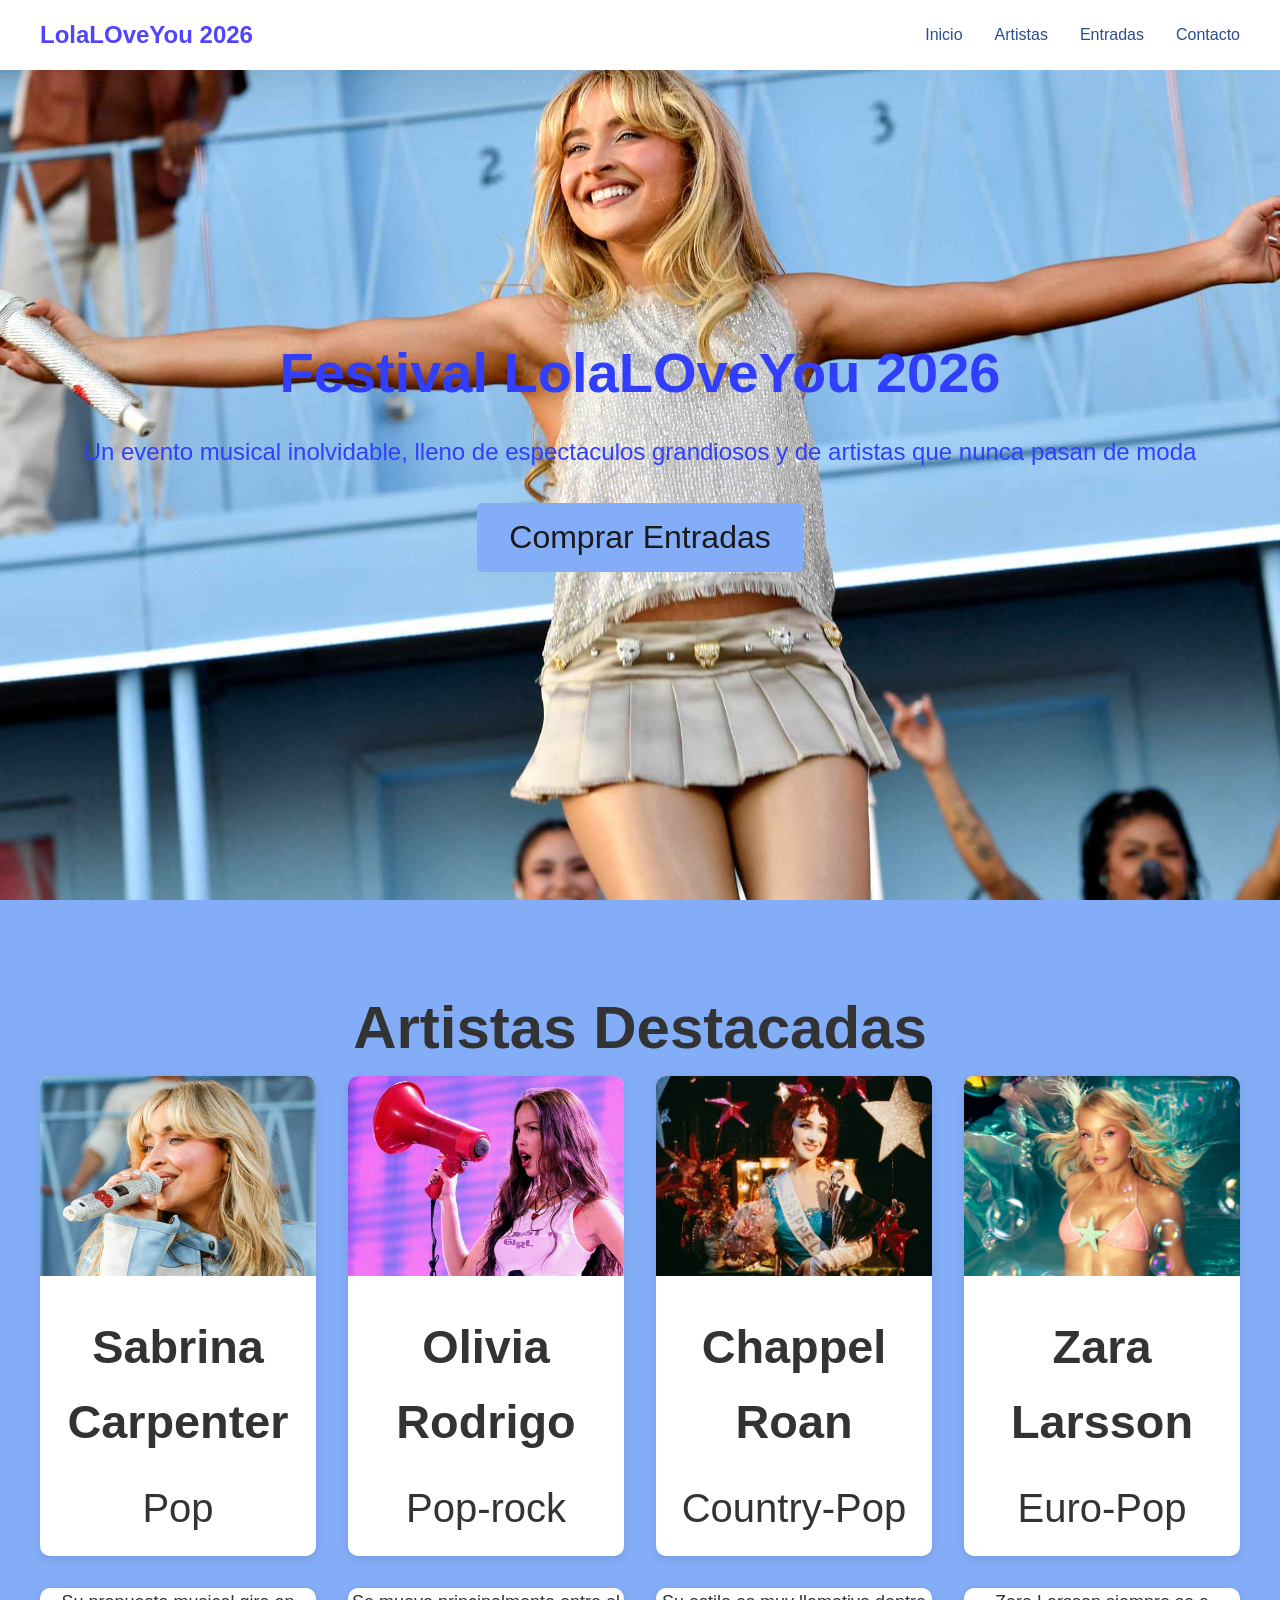
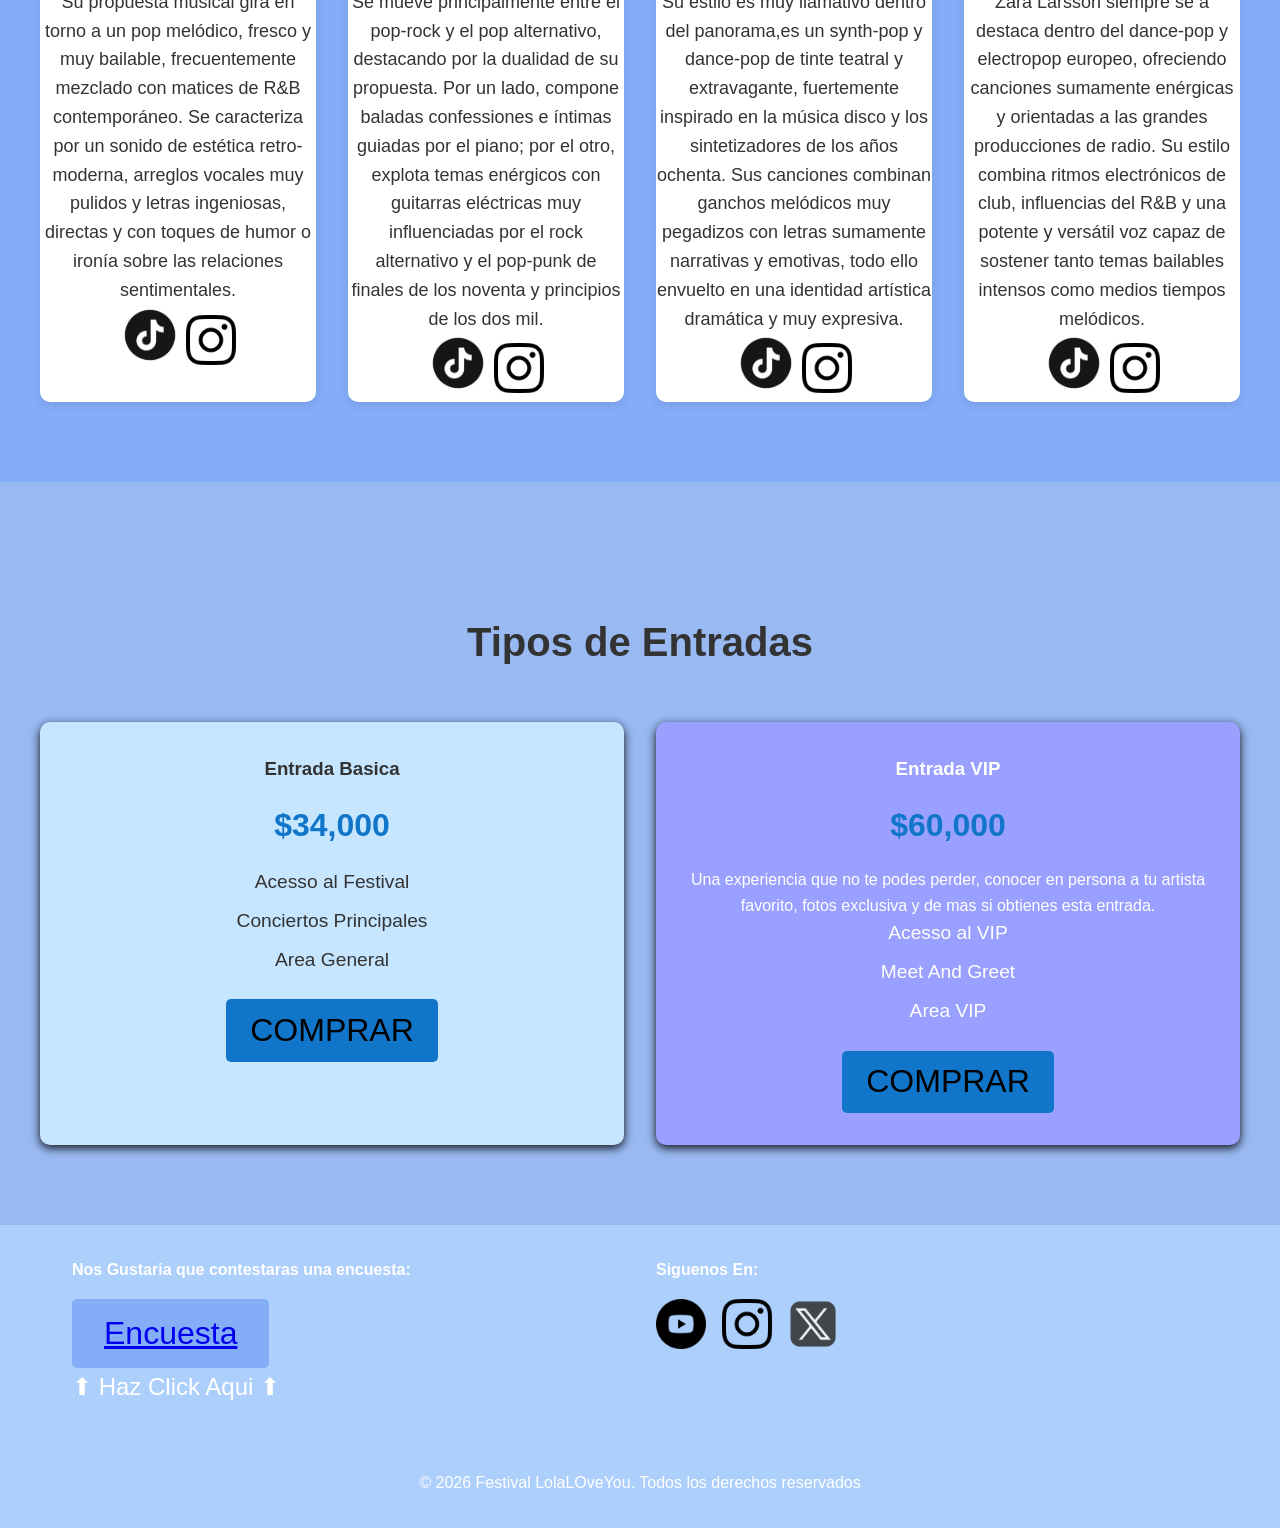
<file: index.html>
<!DOCTYPE html>
<html lang="en">
<head>
    <meta charset="UTF-8">
    <meta name="viewport" content="width=device-width, initial-scale=1.0">
    <title>Proyecto_9_Rocha_Pedro</title>
    <link rel="stylesheet" href="style.css">
    <link rel="shortcut icon" href="img/icono-estrella.png" type="image/x-icon">
</head>
<body>

    <header>
        <nav>
            <div class="logo">LolaLOveYou 2026</div>
            <ul>
                <li><a href="#hero">Inicio</a></li>
                <li><a href="#artistas">Artistas</a></li>
                <li><a href="#entradas">Entradas</a></li>
                <li><a href="#contacto">Contacto</a></li>
            </ul>
        </nav>
    </header>

    <main>
        <section id="hero">
            <h1>Festival LolaLOveYou 2026</h1>
            <p>Un evento musical inolvidable, lleno de espectaculos grandiosos y de artistas que nunca pasan de moda</p>
            <button class="cta-button" ><a href="#entradas" class="o">Comprar Entradas</a></button>
        </section>

        <section id="artistas">
            <h2>Artistas Destacadas</h2>
            <div class="artistas-grid">
                <div class="artistas-card">
                    <img src="img/sabrina-teases-coachella.webp" alt="artistas 1">
                    <h3>Sabrina Carpenter</h3>
                    <p>Pop</p>
                </div>

                <div class="artistas-card">
                    <img src="img/oli.jpg" alt="artistas 1">
                    <h3>Olivia Rodrigo</h3>
                    <p>Pop-rock</p>
                </div>

                <div class="artistas-card">
                    <img src="img/RyanClemens-ChappellRoan-1.webp" alt="artistas 1">
                    <h3>Chappel Roan</h3>
                    <p>Country-Pop</p>
                </div>

                <div class="artistas-card">
                    <img src="img/Zarra.jpg" alt="artistas 1">
                    <h3>Zara Larsson</h3>
                    <p>Euro-Pop</p>
                </div>

                <div class="lll">
                    <p>Su propuesta musical gira en torno a un pop melódico, fresco y muy bailable, frecuentemente mezclado con matices de R&B contemporáneo. Se caracteriza por un sonido de estética retro-moderna, arreglos vocales muy pulidos y letras ingeniosas, directas y con toques de humor o ironía sobre las relaciones sentimentales.</p>
                    <a href="https://www.tiktok.com/@sabrinacarpenter?_r=1&_t=ZS-9BfXFnV9JOa" target="_blank"><img src="img/tik.jpg" alt="#" height="60px" class="col" ></a>
                    <a href="https://www.instagram.com/sabrinacarpenter?avpt=MTYwNmRvZjJnYXVlZA==" target="_blank"><img src="img/instagram.png" alt="#" height="50px" class="col" ></a>
                </div>

                <div class="lll">
                    <p>Se mueve principalmente entre el pop-rock y el pop alternativo, destacando por la dualidad de su propuesta. Por un lado, compone baladas confessiones e íntimas guiadas por el piano; por el otro, explota temas enérgicos con guitarras eléctricas muy influenciadas por el rock alternativo y el pop-punk de finales de los noventa y principios de los dos mil.</p>
                    <a href="https://www.tiktok.com/@livbedumb?_r=1&_t=ZS-9BfY7zgwb6G" target="_blank"><img src="img/tik.jpg" alt="#" height="60px" class="col" ></a>
                    <a href="https://www.instagram.com/sabrinacarpenter?avpt=MTYwNmRvZjJnYXVlZA==" target="_blank"><img src="img/instagram.png" alt="#" height="50px" class="col" ></a>
                </div>

                <div class="lll">
                    <p>Su estilo es muy llamativo dentro del panorama,es un synth-pop y dance-pop de tinte teatral y extravagante, fuertemente inspirado en la música disco y los sintetizadores de los años ochenta. Sus canciones combinan ganchos melódicos muy pegadizos con letras sumamente narrativas y emotivas, todo ello envuelto en una identidad artística dramática y muy expresiva.</p>
                    <a href="https://www.tiktok.com/@chappellroan?_r=1&_t=ZS-9BfYMMdGS3u" target="_blank"><img src="img/tik.jpg" alt="#" height="60px" class="col" ></a>
                    <a href="https://www.instagram.com/sabrinacarpenter?avpt=MTYwNmRvZjJnYXVlZA==" target="_blank"><img src="img/instagram.png" alt="#" height="50px" class="col" ></a>
                </div>

                <div class="lll">
                    <p>Zara Larsson siempre se a destaca dentro del dance-pop y electropop europeo, ofreciendo canciones sumamente enérgicas y orientadas a las grandes producciones de radio. Su estilo combina ritmos electrónicos de club, influencias del R&B y una potente y versátil voz capaz de sostener tanto temas bailables intensos como medios tiempos melódicos.</p>
                    <a href="https://www.tiktok.com/@zaralarsson?_r=1&_t=ZS-9BfYNE0MfKx" target="_blank"><img src="img/tik.jpg" alt="#" height="60px" class="col" ></a>
                    <a href="https://www.instagram.com/sabrinacarpenter?avpt=MTYwNmRvZjJnYXVlZA==" target="_blank"><img src="img/instagram.png" alt="#" height="50px" class="col" ></a>
                </div>


            </div>

            
            
        </section>

        <section id="entradas">
            <h2>Tipos de Entradas</h2>
            <div class="entradas-grid">
                <div class="entrada-card">
                    <h3>Entrada Basica</h3>
                    <p class="precio">$34,000</p>
                    <ul>
                        <li>Acesso al Festival</li>
                        <li>Conciertos Principales</li>
                        <li>Area General</li>
                    </ul>
                    <button>COMPRAR</button>
                </div>

                <div class="entrada-card destacada">
                    <h3>Entrada VIP</h3>
                    <p class="precio">$60,000</p>
                    <p>Una experiencia que no te podes perder, conocer en persona a tu artista favorito, fotos exclusiva y de
                            mas si obtienes esta entrada.</p>
                    <ul>
                        <li>Acesso al VIP</li>
                        <li>Meet And Greet</li>
                        <li>Area VIP</li>
                    </ul>
                    <button>COMPRAR</button>
                </div>
            </div>
        </section>
    </main>

    <footer id="contacto">
        <div class="footer-content">
            <div class="footer-section">
                <h4>Nos Gustaria que contestaras una encuesta:</h4>
                <button class="cta-button"><a href="index2.html" target="_blank">Encuesta</a></button>
                <p class="mmm">⬆  Haz Click Aqui ⬆ </p>
            </div>

            <div class="footer-section">
                <h4>Siguenos En:</h4>
                <div class="social-links">
                    <a href="https://youtube.com/@zaralarssonofficial?si=O0eOLVRcrdD3xzZI" target="_blank"><img src="img/youtube.png" alt="#" height="50px" class="col" ></a>
                    <a href="https://www.instagram.com/sabrinacarpenter?avpt=MTYwNmRvZjJnYXVlZA==" target="_blank"><img src="img/instagram.png" alt="#" height="50px" class="col" ></a>
                    <a href="https://x.com/oliviarodrigo?s=11" target="_blank"><img src="img/logotipos.png" alt="#" height="50px" class="col" ></a>
                </div>
            </div>
        </div>
        <div class="footer-bottom">
            <p>&copy; 2026 Festival LolaLOveYou. Todos los derechos reservados</p>
        </div>
    </footer>
    
</body>
</html>
</file>
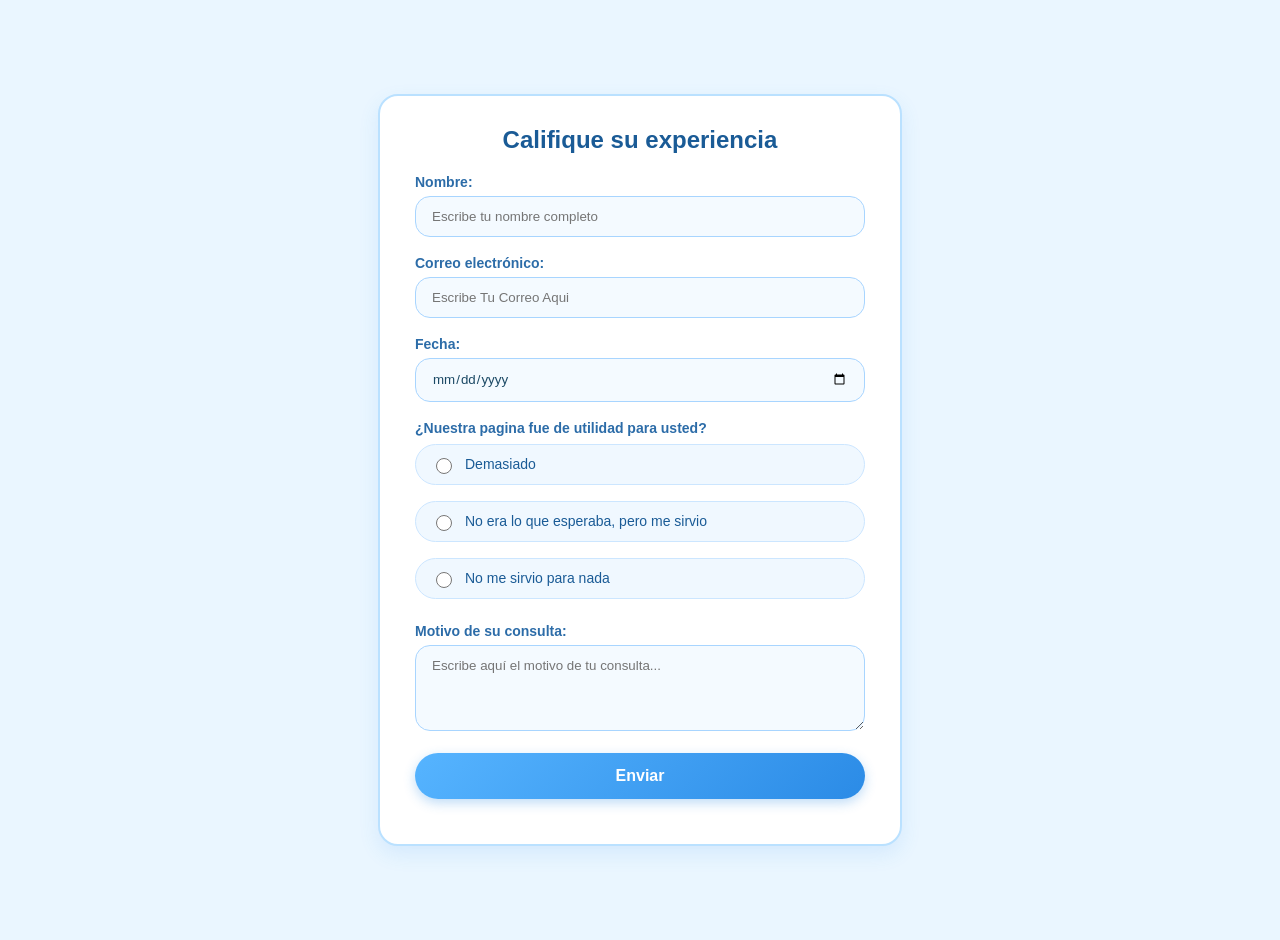
<file: index2.html>
<!DOCTYPE html>
<html lang="es">
<head>
  <meta charset="UTF-8">
  <meta name="viewport" content="width=device-width, initial-scale=1.0">
  <title>Proyecto_9_Rocha_Pedro</title>
  <link rel="shortcut icon" href="img/icono-estrella.png" type="image/x-icon">
  <style>
    /* Fondo general en azul cielo muy suave */
    body {
      font-family: 'Segoe UI', Tahoma, Geneva, Verdana, sans-serif;
      background-color: #eaf6ff;
      display: flex;
      justify-content: center;
      align-items: center;
      min-height: 100vh;
      margin: 0;
      padding: 20px;
    }

    /* Tarjeta del formulario en blanco con borde azul claro */
    .contenedor-formulario {
      background: #ffffff;
      padding: 30px 35px;
      border-radius: 20px;
      border: 2px solid #bae1ff;
      box-shadow: 0 8px 20px rgba(56, 152, 236, 0.12);
      width: 100%;
      max-width: 450px;
    }

    h2 {
      margin-top: 0;
      color: #1a5b96;
      text-align: center;
      font-size: 24px;
      margin-bottom: 20px;
    }

    .campo {
      margin-bottom: 18px;
    }

    label {
      display: block;
      margin-bottom: 6px;
      font-weight: 600;
      color: #2c6ca8;
      font-size: 14px;
    }

    /* Campos de texto redondeados en tonos azul claro */
    input[type="text"],
    input[type="email"],
    input[type="date"],
    textarea {
      width: 100%;
      padding: 12px 16px;
      background-color: #f4faff;
      border: 1.5px solid #a8d5ff;
      border-radius: 15px;
      box-sizing: border-box;
      font-family: inherit;
      color: #1b4965;
      transition: all 0.3s ease;
    }

    /* Efecto al hacer clic en los campos */
    input:focus,
    textarea:focus {
      outline: none;
      background-color: #ffffff;
      border-color: #3898ec;
      box-shadow: 0 0 0 3px rgba(56, 152, 236, 0.2);
    }

    /* Contenedor de opciones radio */
    .opciones-radio {
      display: flex;
      flex-direction: column;
      gap: 10px;
      margin-top: 8px;
    }

    /* Botones radio estilizados como etiquetas redondeadas */
    .opciones-radio label {
      font-weight: 500;
      display: flex;
      align-items: center;
      gap: 10px;
      cursor: pointer;
      background-color: #f0f8ff;
      padding: 10px 15px;
      border-radius: 50px; /* Completamente redondeado */
      border: 1px solid #cce6ff;
      color: #1a5b96;
      transition: background-color 0.2s, border-color 0.2s;
    }

    .opciones-radio label:hover {
      background-color: #dcf0ff;
      border-color: #7cc0ff;
    }

    input[type="radio"] {
      accent-color: #2b8be6;
      width: 16px;
      height: 16px;
      cursor: pointer;
    }

    /* Botón principal completamente redondeado en azul claro vibrante */
    .btn-3 {
      width: 100%;
      padding: 14px;
      background: linear-gradient(135deg, #56b4ff, #2b8be6);
      color: white;
      border: none;
      border-radius: 50px; /* Forma de píldora redondeada */
      font-size: 16px;
      font-weight: bold;
      cursor: pointer;
      box-shadow: 0 4px 12px rgba(43, 139, 230, 0.3);
      transition: transform 0.2s, box-shadow 0.2s, background 0.3s;
    }

    .btn-3:hover {
      background: linear-gradient(135deg, #42a5f5, #1e78d6);
      transform: translateY(-2px);
      box-shadow: 0 6px 15px rgba(43, 139, 230, 0.4);
    }

    .btn-3:active {
      transform: translateY(0);
    }

    #mensaje-estado {
      margin-top: 15px;
      text-align: center;
      font-weight: 600;
      font-size: 14px;
    }
  </style>
</head>
<body>

  <div class="contenedor-formulario">
    <h2>Califique su experiencia</h2>
    
    <!-- Tu formulario con la URL de Formspree -->
    <form id="formulario-satisfaccion" action="https://formspree.io/f/xbgojgqe" method="POST">
      
      <!-- Nombre -->
      <div class="campo">
        <label for="nombre">Nombre:</label>
        <input type="text" id="nombre" name="nombre" placeholder="Escribe tu nombre completo" required>
      </div>

      <!-- Correo Electrónico -->
      <div class="campo">
        <label for="email">Correo electrónico:</label>
        <input type="email" id="email" name="email" placeholder="Escribe Tu Correo Aqui" required>
      </div>

      <!-- Fecha -->
      <div class="campo">
        <label for="fecha">Fecha:</label>
        <input type="date" id="fecha" name="fecha" required>
      </div>

      <!-- Botones Radio (Satisfacción) -->
      <div class="campo">
        <label>¿Nuestra pagina fue de utilidad para usted?</label>
        <div class="opciones-radio">
          <label>
            <input type="radio" name="satisfaccion" value="Muy satisfecho" required>
            Demasiado 
          </label>
          <label>
            <input type="radio" name="satisfaccion" value="Satisfecho">
            No era lo que esperaba, pero me sirvio
          </label>
          <label>
            <input type="radio" name="satisfaccion" value="Insatisfecho">
            No me sirvio para nada
          </label>
        </div>
      </div>

      <!-- Caja de mensajes -->
      <div class="campo">
        <label for="mensaje">Motivo de su consulta:</label>
        <textarea id="mensaje" name="mensaje" rows="4" placeholder="Escribe aquí el motivo de tu consulta..." required></textarea>
      </div>

      <!-- Botón de envío -->
      <button type="submit" class="btn-3" value="Enviar">Enviar</button>

      <!-- Mensaje de confirmación -->
      <p id="mensaje-estado"></p>
    </form>
  </div>

  <!-- Script para enviar el formulario y borrar todos los campos automáticamente -->
  <script>
    const form = document.getElementById("formulario-satisfaccion");
    const estado = document.getElementById("mensaje-estado");

    form.addEventListener("submit", async function(event) {
      event.preventDefault(); 
      
      const datos = new FormData(form);
      estado.style.color = "#2c6ca8";
      estado.textContent = "Enviando respuesta...";

      try {
        const respuesta = await fetch(form.action, {
          method: form.method,
          body: datos,
          headers: {
            'Accept': 'application/json'
          }
        });

        if (respuesta.ok) {
          estado.style.color = "#0d8a55";
          estado.textContent = "¡Gracias! Tu calificación ha sido enviada.";
          form.reset(); // Borra todos los campos automáticamente
        } else {
          estado.style.color = "#d9383a";
          estado.textContent = "Hubo un problema al enviar el formulario. Intenta de nuevo.";
        }
      } catch (error) {
        estado.style.color = "#d9383a";
        estado.textContent = "Error de conexión. Verifica tu internet.";
      }
    });
  </script>

</body>
</html>
</file>
<file: style.css>
*{
    margin: 0;
    padding: 0;
    box-sizing: border-box;
}

html{
    scroll-behavior: smooth;
}

body{
    font-family: 'Segoe UI', Tahoma, Geneva, Verdana, sans-serif;
    line-height: 1.6;
    color: #333;
    background-color: #99b9f3;
    font-family: 'Gill Sans', 'Gill Sans MT', Calibri, 'Trebuchet MS', sans-serif;
}

header{
    background-color: #ffffff;
    padding: 1rem 2rem;
    position: fixed;
    width: 100%;
    top: 0;
    z-index: 1000;
}

nav{
    display: flex;
    justify-content: space-between;
    align-items: center;
    max-width: 1200px;
    margin: 0 auto;
}

.logo{
    color: rgb(80, 68, 255);
    font-size: 1.5rem;
    font-weight: bold;
}

nav ul{
    display: flex;
    list-style: none;
    gap: 2rem;
}

nav a{
    color:rgb(43, 77, 141);
    text-decoration: none;
    transition: color .3s ease;
}

nav a:hover{
    color: #84adf8;
}

#hero{
    height: 100vh;
    background-image: url('img/las.jpg');
    background-size: cover;
    background-position: center;
    display: flex;
    flex-direction: column;
    justify-content: center;
    align-items: center;
    color: rgb(49, 63, 253);
    padding: 2rem;
}

#hero h1{
    font-size: 3.5rem;
    margin-bottom: 1rem;
}

#hero p{
    font-size: 1.5rem;
    margin-bottom: 2rem;
}

.cta-button{
    background-color: #84adf8;
    color: #1a1a1a;
    border: none;
    padding: 1rem 2rem;
    font-size: 1.2rem;
    border-radius: 5px;
    cursor: pointer;
    transition: transform .3s ease;
    font-family: 'Gill Sans', 'Gill Sans MT', Calibri, 'Trebuchet MS', sans-serif;
    font-size: xx-large;
}

.cta-button:hover{
    transform: scale(1.05);
}

.o{
    text-decoration: none;
    display: inline-block;
    color:#1a1a1a
}

#artistas{
    padding: 5rem 2rem;
    background-color: #84adf8;
}

#artistas{
    text-align: center;
    margin-bottom: 3rem;
    font-size: 2.5rem;
}

.artistas-grid{
    display: grid;
    grid-template-columns: repeat(auto-fit, minmax(250px,1fr));
    gap: 2rem;
    max-width: 1200px;
    margin: 0 auto;
}

.artistas-card{
    background-color:white;
    border-radius: 10px; 
    overflow: hidden;
    box-shadow: 0 3px 10px rgba(0,0,0, 0.1);
}

.artistas-card IMG{
    width: 300px; 
    height: 200px; 
    object-fit: cover;
}

.artistas-card h3{
    padding: 1rem; 
    text-align: center
}

.artistas-card p{
    padding: 0 1rem 1rem; 
    text-align: center;
    color: D#666;
}

#entradas {
    padding: 5rem 2rem;
}

#entradas h2 {
    text-align: center;
    margin-bottom: 3rem;
    font-size: 2.5rem;
}

.entradas-grid {
    display: grid;
    grid-template-columns: repeat(auto-fit, minmax(300px, 1fr));
    gap: 2rem;
    max-width: 1200px;
    margin: 0 auto;
}

.entrada-card {
    background-color: white;
    border-radius: 10px;
    padding: 2rem;
    text-align: center;
    box-shadow: 0 3px 10px rgba(7, 7, 7, 0.945);
    background-color: #c6e5ff;
}

.entrada-card.destacada {
    background-color: #9aa0ff;
    color: white;
}

.entrada-card:hover {
    transform: translateY(-5px);
}

.entrada-card h3 {
    margin-bottom: 1rem;
}

.precio {
    font-size: 2rem;
    font-weight: bold;
    color: #1176c9;
    margin-bottom: 1rem;
}

.entrada-card ul {
    list-style: none;
    margin-bottom: 1.5rem;
}

.entrada-card li {
    margin-bottom: .5rem;
    font-size: larger;
}

.entrada-card button {
    font-family: 'Gill Sans', 'Gill Sans MT', Calibri, 'Trebuchet MS', sans-serif;
    font-size: xx-large;
    background-color: #1176c9;
    color: rgb(0, 0, 0);
    border: none;
    padding: .8rem 1.5rem;
    border-radius: 5px;
    cursor: pointer;
    transition: transform .3s ease;
}

.entrada-card button:hover {
    transform: scale(1.05);
}

.footer-content {
    background-color: #adcffc;
    display: grid;
    grid-template-columns: repeat(auto-fit, minmax(300px, 1fr));
    gap: 2rem;
    max-width: 1200px;
    margin: 0 auto;
    padding: 2rem;
}

.footer-section {
    color: white;
}

.footer-section h4 {
    margin-bottom: 1rem;
    color: white;
}

.social-links {
    display: flex;
    gap: 1rem;
}

.social-links a {
    color: white;
    text-decoration: none;
}

.footer-bottom{
    text-align: center;
    padding: 2rem;
    background-color: #adcffc;
    color: white;

}
footer{
    background-color: #adcffc;
}

.mmm{
    font-size: 24px;
}

.lll{
    background-color:white;
    border-radius: 10px; 
    overflow: hidden;
    box-shadow: 0 3px 10px rgba(0,0,0, 0.1);
    font-size:large;
}
</file>
